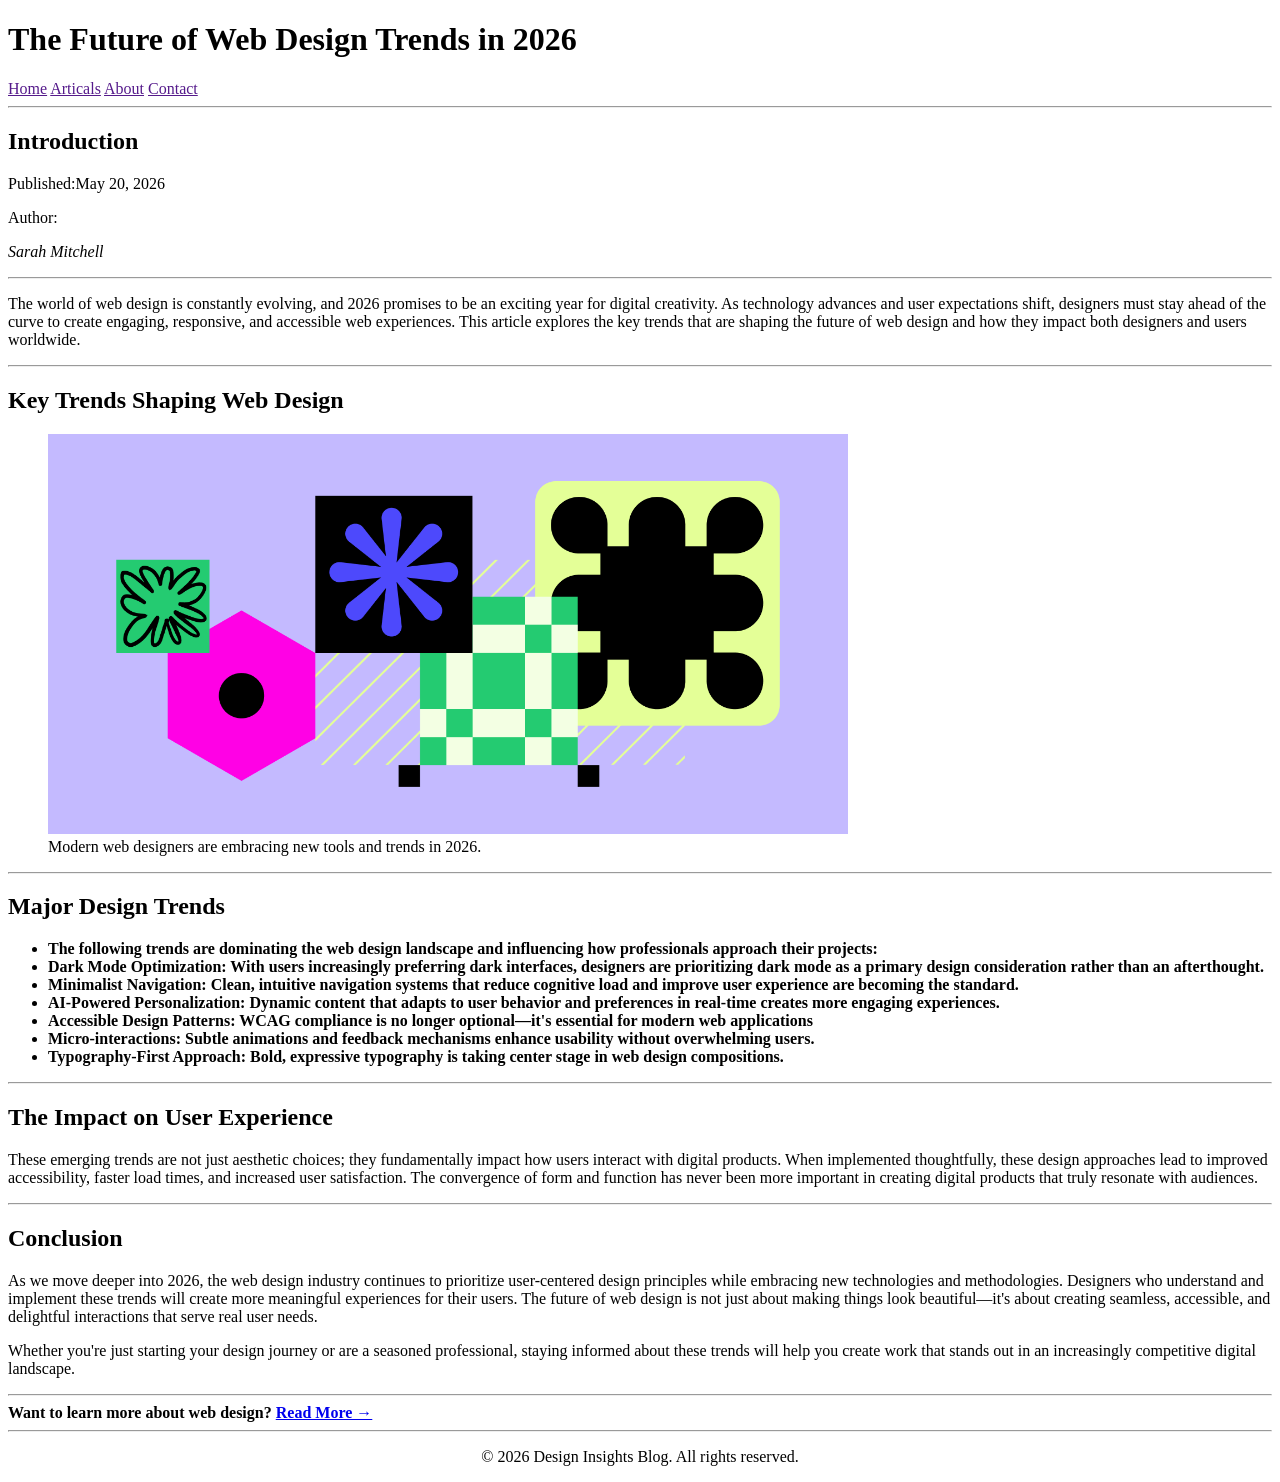
<file: index.html>
<!DOCTYPE html>
<html lang="en">
<head>
  <meta charset="UTF-8">
  <meta name="viewport" content="width=device-width, initial-scale=1.0">
<title>Blog Post</title>
</head>
<body>
<!--header content-->
<header>
 <h1>The Future of Web Design Trends in 2026</h1>
 <nav>
    <a href="">Home</a>
    <a href="">Articals</a>  
    <a href="">About</a>
    <a href="">Contact</a>
 </nav>
 <hr>
 </header>
 <!--main content-->
 <main>
   <article> 
     <h2>Introduction</h2>
      <p>
         Published:<time datetime="2026-05-20">May 20, 2026</time>
      </p>
      <p>
      Author:<address>Sarah Mitchell</address>
      </p>
      <hr>
       <p>The world of web design is constantly evolving, and 2026 promises to be an exciting year for digital creativity. As technology advances and user expectations shift, designers must stay ahead of the curve to create engaging, responsive, and accessible web experiences. This article explores the key trends that are shaping the future of web design and how they impact both designers and users worldwide.</p>
      <hr> 
<!--featured image-->
    
    <h2>Key Trends Shaping Web Design</h2>
<figure>
      <img src="/blog_image.png" alt="Featured Image" width="800">
      <figcaption>Modern web designers are embracing new tools and trends in 2026.
          </figcaption>
</figure>
<hr>
<section>
   <h2>Major Design Trends</h2>
   <ul>
   <li>
    <strong>The following trends are dominating the web design landscape and influencing how professionals approach their projects:</strong>
</li>
<li>
  <strong>Dark Mode Optimization: With users increasingly preferring dark interfaces, designers are prioritizing dark mode as a primary design consideration rather than an afterthought.</strong>
</li>
<li>
  <strong>Minimalist Navigation: Clean, intuitive navigation systems that reduce cognitive load and improve user experience are becoming the standard.</strong>
</li>
<li>
  <strong>AI-Powered Personalization: Dynamic content that adapts to user behavior and preferences in real-time creates more engaging experiences.</strong>
</li>

<li>
  <strong>Accessible Design Patterns: WCAG compliance is no longer optional—it's essential for modern web applications</strong>
</li>
<li>
  <strong>Micro-interactions: Subtle animations and feedback mechanisms enhance usability without overwhelming users.</strong>
</li>
<li>

  <strong>Typography-First Approach: Bold, expressive typography is taking center stage in web design compositions.</strong>
</li>
</ul>
</section>
<hr>
<section>
   <h2>The Impact on User Experience</h2>
   <p>These emerging trends are not just aesthetic choices; they fundamentally impact how users interact with digital products. When implemented thoughtfully, these design approaches lead to improved accessibility, faster load times, and increased user satisfaction. The convergence of form and function has never been more important in creating digital products that truly resonate with audiences.</p>
</section>
<hr>
<section>
 <h2>Conclusion</h2>
 <p>As we move deeper into 2026, the web design industry continues to prioritize user-centered design principles while embracing new technologies and methodologies. Designers who understand and implement these trends will create more meaningful experiences for their users. The future of web design is not just about making things look beautiful—it's about creating seamless, accessible, and delightful interactions that serve real user needs.</p>
 <p>Whether you're just starting your design journey or are a seasoned professional, staying informed about these trends will help you create work that stands out in an increasingly competitive digital landscape.</p>
</section>
<hr>
<strong>
        Want to learn more about web design?
        <a href="https://www.smashingmagazine.com" target="_blank">Read More →</a>
      </strong>
 </article>
 </main>
<footer>
<hr>
 <center>
   <p>© 2026 Design Insights Blog. All rights reserved.</p></footer>
  </center>
</body>
</html>
</file>
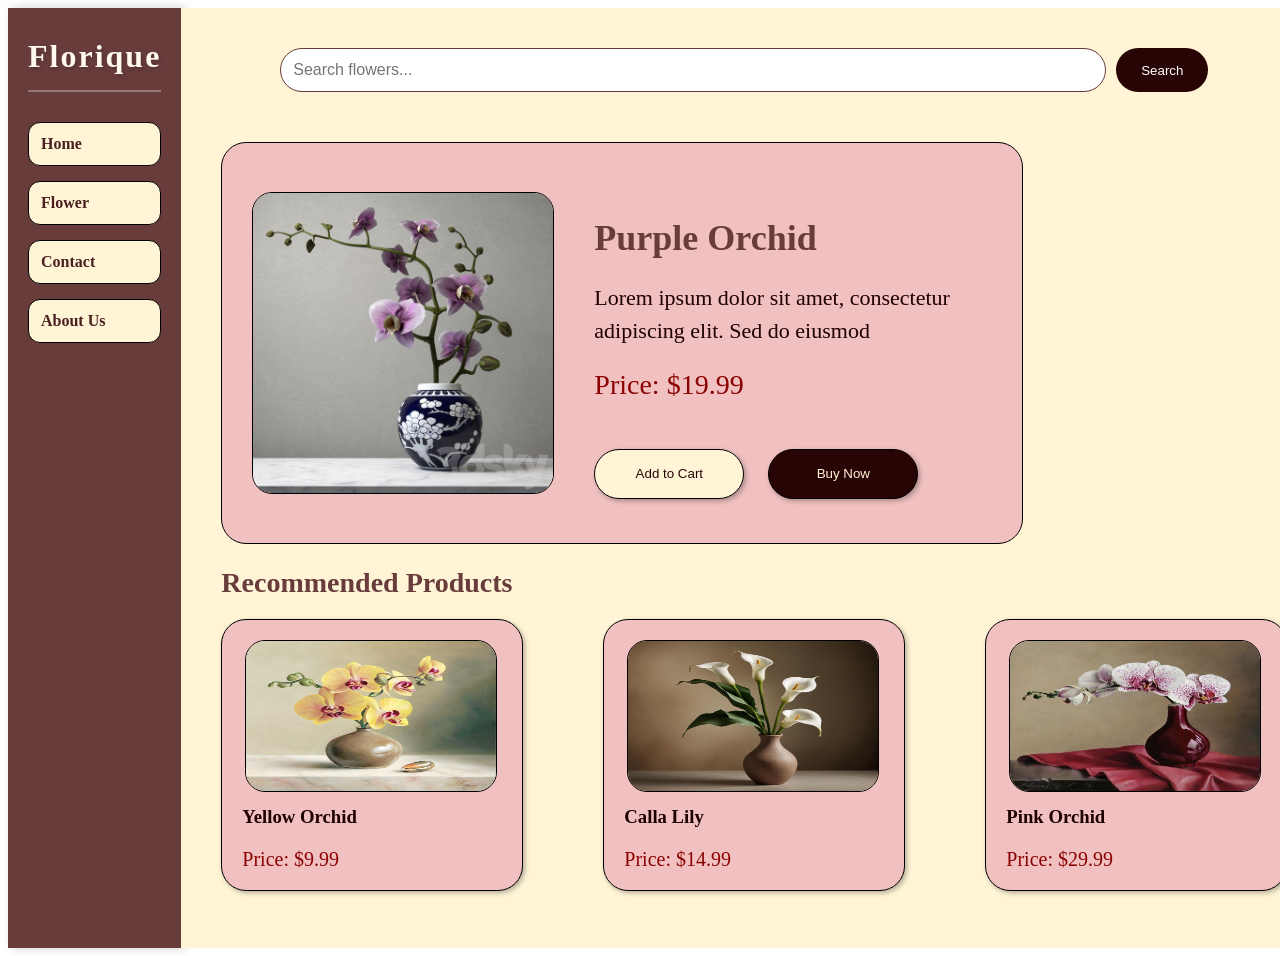
<file: flower.html>
<!DOCTYPE html>
<html lang="en">
<head>
    <meta charset="UTF-8">
    <meta name="viewport" content="width=device-width, initial-scale=1.0">
    <title>Flower_webpage layout</title>
    <link rel="stylesheet" href="flower.css">
</head>
<body>
<div class="container">
<aside class="sidebar">
<h1 class="sidebar-title">Florique</h1>
 <nav>
    <ul>
    <li class="sidebar-item"><a href="index.html">Home</a></li>
    <li class="sidebar-item"><a href="flower.html">Flower</a></li>
    <li class="sidebar-item"><a href="contact.html">Contact</a></li>
    <li class="sidebar-item"><a href="about.html">About Us</a></li>
   
    </ul>

 </nav>
</aside>
<main class="content">
<div class="search-container">
    <input type="text" placeholder="Search flowers..." class="search-bar">
    <button class="search-btn">Search</button>
</div>
<section class="product-section">
    <img src="/webpage_layout/p4.jpg" alt="product image" class="product-image">

<div class="product-description">
<h1 class="product-title">Purple Orchid</h1>
<p class="product-text">Lorem ipsum dolor sit amet, consectetur adipiscing elit. Sed do eiusmod</p>
 <p class="product-price">Price: $19.99</p>
 
 <button class="add-to-cart">Add to Cart</button>
 <button class="buy-now">Buy Now</button>
</div>
</section>
<h2 class="recommended-title">Recommended Products</h2>
<section class="recommended-products">
    <div class="recommended-item">
        <img src="/webpage_layout/p3.jpg" alt="recommended product image" class="recommended-image">
        <h3 class="recommended-name">Yellow Orchid</h3>
        <p class="recommended-price">Price: $9.99</p>
    </div>
    <div class="recommended-item">
        <img src="/webpage_layout/p1.jpg" alt="recommended product image" class="recommended-image">
        <h3 class="recommended-name">Calla Lily</h3>
        <p class="recommended-price">Price: $14.99</p>
    </div>
    <div class="recommended-item">
        <img src="/webpage_layout/p2.jpg" alt="recommended product image" class="recommended-image">
        <h3 class="recommended-name">Pink Orchid</h3>
        <p class="recommended-price">Price: $29.99</p>
    </div>
    </section>
</main>

</div>
</body>
</html>
</file>
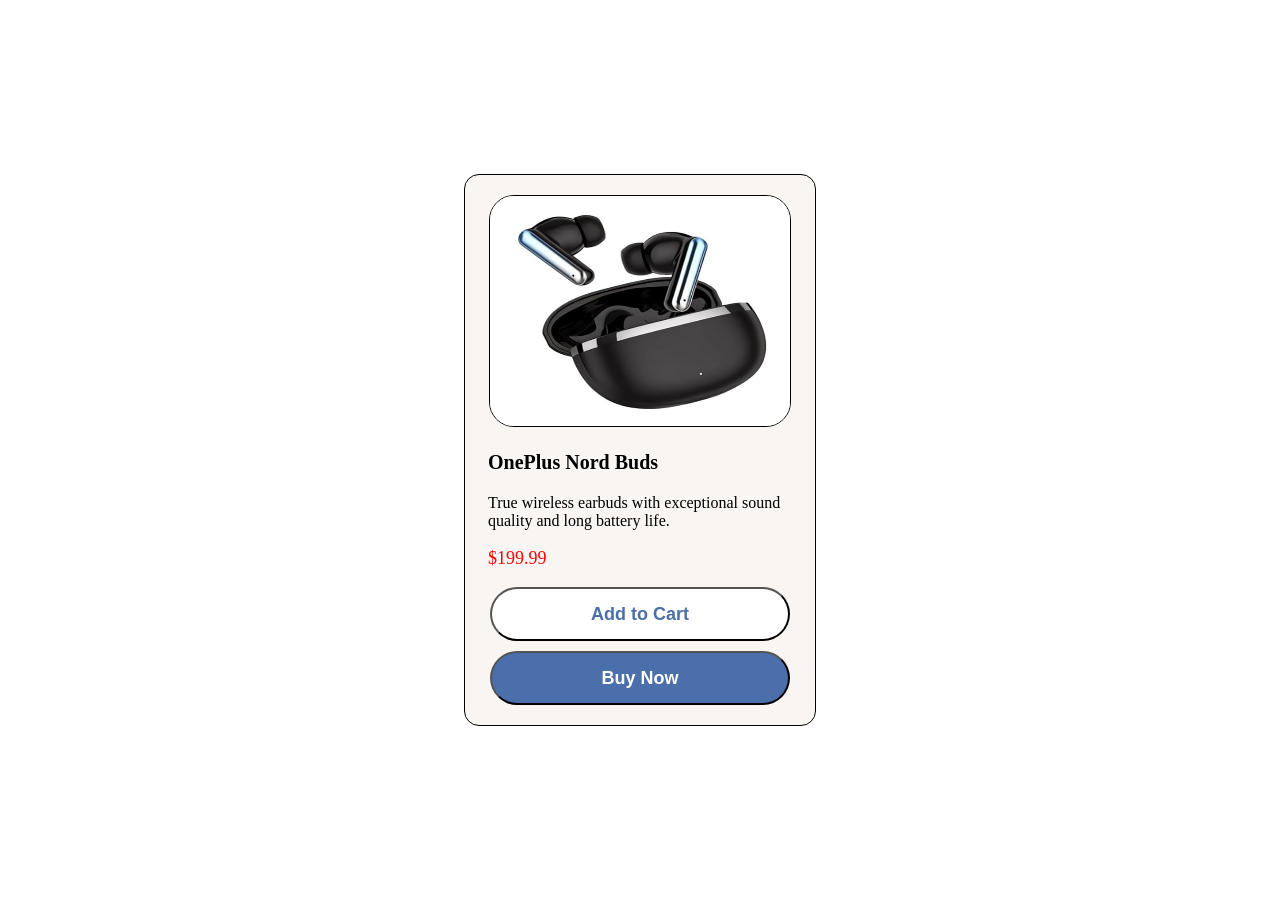
<file: product-card.html>
<!DOCTYPE html>
<html lang="en">
<head>
    <meta charset="UTF-8">
    <meta name="viewport" content="width=device-width, initial-scale=1.0">
    <title>Product Card</title>
    <style>
        body{
           display: flex;
           justify-content: center; /* Horizontal center */
           align-items: center;     /* Vertical center */
           height: 100vh;           /* Full browser height */
           margin: 0;
}
        .product-card{
            background-color:#F8F5F2;
            border:1px solid;
            border-radius:15px;
            height:550px;
            width:350px;
            display:flex;
            flex-direction:column;
            align-items:center;
            transition:0.3s;


        }
        .product-card:hover{
            transform:scale(1.05);
            box-shadow: 0px 8px 15px rgba(0, 0, 0, 0.3);
        }

        .product-image img{
            height:230px;
            width:300px;
            border:1px solid;
            border-radius:25px;
            margin-top:20px;
            drop-shadow: 0px 8px 15px rgba(0, 0, 0, 0.2);

        }
        .product-details{
            margin-left:23px;


        }
        .product-name{
            font-size:20px;
            font-weight:600;
        }
        .product-price{
            font-size:18px;
            font-weight:500;
            color:red;
        }

        .add-to-cart{
           height:65px;
           width:300px;
             background-color: #ffffff; /* Green */
             color:#4a6faa;;
             font-weight:600;
             border-radius:60px;
                font-size:18px;

        }
        .buy-now{
            margin-top:10px;
            margin-bottom:20px;
             height:65px;
           width:300px;
             background-color: #4a6faa; /* Green */
             color:#ffffff;
             font-weight:600;
             border-radius:60px;
             font-size:18px;

        }
    </style>
</head>
<body>
<section class="product-card">
  <section class="product-image">
  <img src="/p1.jpg" alt="Product Image">
  </section>
    <section class="product-details">
    <p class="product-name">OnePlus Nord Buds</p>
    <p class="product-description">True wireless earbuds with exceptional sound quality and long battery life.</p>
    <p class="product-price">$199.99</p>
    </section>
    <button class="add-to-cart">Add to Cart</button>
    <button class="buy-now">Buy Now</button>

</section>

</body>
</html>
</file>
<file: flower.css>
.container{
    display: flex;

}
.sidebar{
   background:  #693c3c;
    padding: 20px;
    width: 250px;
    height: 900px;
    box-shadow: 4px 0 10px rgba(0,0,0,0.2);
}
.sidebar ul{
    list-style: none;
    padding: 0;
    margin: 0;
}
.sidebar-item{
     background-color: rgb(255, 245, 214);
    border: 1px solid #000;
    border-radius: 12px;
    padding: 12px;
    margin-bottom: 15px;
    transition: all 0.3s ease;
}
.sidebar-item a{
    text-decoration: none;
    color: #4a1f1f;
    font-weight: bold;
    display: block;
}
.sidebar-item:hover{
    background-color: #f1c1c1;
    transform: translateX(8px);
    box-shadow: 2px 2px 8px rgba(0,0,0,0.3);
}
.content{
     flex: 1;
    background-color: rgb(255, 245, 214);
    color: rgb(30, 0, 0);
    padding: 20px;
   

}
.product-image{
    width: 300px;
    height: 300px;
    background-color: #d2c3c3;
    border:1px solid #000;
    border-radius: 20px;
    margin-left: 30px;
}
.product-section{
  display: flex;
  align-items: center;
  background-color: #f1c1c1;
  border:1px solid #000;    
    border-radius: 25px;
    width:800px;
    height: 400px;
    margin-left: 20px;
    margin-top:50px;
  
}
.product-description{
    margin-left: 20px;
    flex: 1;

}
.recommended-products{
    display: flex;
    gap: 60px;

}
.recommended-item{
    background-color:#f1c1c1;
    border:1px solid #000;
    border-radius: 25px;
    height: 270px;
    width: 300px;
    margin-left: 20px;
    box-shadow: 2px 2px 5px rgba(0, 0, 0, 0.3);
    transition: transform 0.3s ease;
}
.recommended-item:hover{
    transform: scale(1.05);
    box-shadow: 4px 4px 10px rgba(0, 0, 0, 0.5);
}
.recommended-image{
      width: 250px;
    height: 150px;
    background-color: #d2c3c3;
    border:1px solid #000;
    border-radius: 20px;
    margin-left: 23px;
    margin-top: 20px;
    margin-right: 0px;
}
.recommended-name{
    font-weight: bold;
    margin-top: 10px;
    color:rgb(30, 0, 0);
    margin-left: 20px;
}
.recommended-price{
    color:  #8b0202;
   
    margin-left: 20px;
    font-size: 20px;
    margin-bottom: 10px;
}
.product-text{
    font-size: 22px;
    line-height: 1.5;
    margin-left: 20px;
}

.product-title{
    font-size: 36px;
    color: #693c3c;
    margin-bottom: 20px;
    margin-left: 20px;
}
.product-price{
    font-size: 28px;
    color: #8b0202;
    margin-top: 10px;
    margin-left: 20px;
}
.add-to-cart{
    background-color:rgb(255, 245, 214);
    border:1px solid #000;
    border-radius: 60px;
    color:#290404;  
    padding: 10px 20px;
    margin-top: 20px;
    margin-left: 20px;
    box-shadow: 2px 2px 5px rgba(0, 0, 0, 0.3);
    height: 50px;
    width: 150px;
    transition: transform 0.3s ease;
}
.add-to-cart:hover{
    transform: scale(1.05);
    box-shadow: 4px 4px 10px rgba(0, 0, 0, 0.5);
}
.buy-now{
    background-color:#290404;
    border:1px solid #000;
    border-radius: 60px;
    color:rgb(255, 245, 214);
    padding: 10px 20px;
    margin-top: 20px;
    margin-left: 20px;
    box-shadow: 2px 2px 5px rgba(0, 0, 0, 0.3);
    height: 50px;
    width: 150px;
    transition: transform 0.3s ease;
}
.buy-now:hover{
    transform: scale(1.05);
    box-shadow: 4px 4px 10px rgba(0, 0, 0, 0.5);
}
.sidebar-title{
    text-align: center;
    color: #fff8f0;
    font-size: 32px;
    font-weight: bold;
    letter-spacing: 2px;
    margin-bottom: 30px;
    padding-bottom: 15px;
    border-bottom: 2px solid rgba(255,255,255,0.3);
    text-shadow: 2px 2px 4px rgba(0,0,0,0.2);
    margin-top: 10px;
   
}
.recommended-title{
    font-size: 28px;
    color: #693c3c;
    margin-bottom: 20px;
    margin-left: 20px;
}
.search-container{
    display: flex;
    justify-content: center;
    gap: 10px;
    margin-top: 20px;
    margin-bottom: 30px;
}

.search-bar{
    width: 800px;
    padding: 12px;
    border: 1px solid #693c3c;
    border-radius: 30px;
    font-size: 16px;
    outline: none;
}

.search-bar:focus{
    border-color: #8b0202;
}

.search-btn{
    background-color: #290404;
    color: white;
    border: none;
    border-radius: 30px;
    padding: 12px 25px;
    cursor: pointer;
}
</file>
